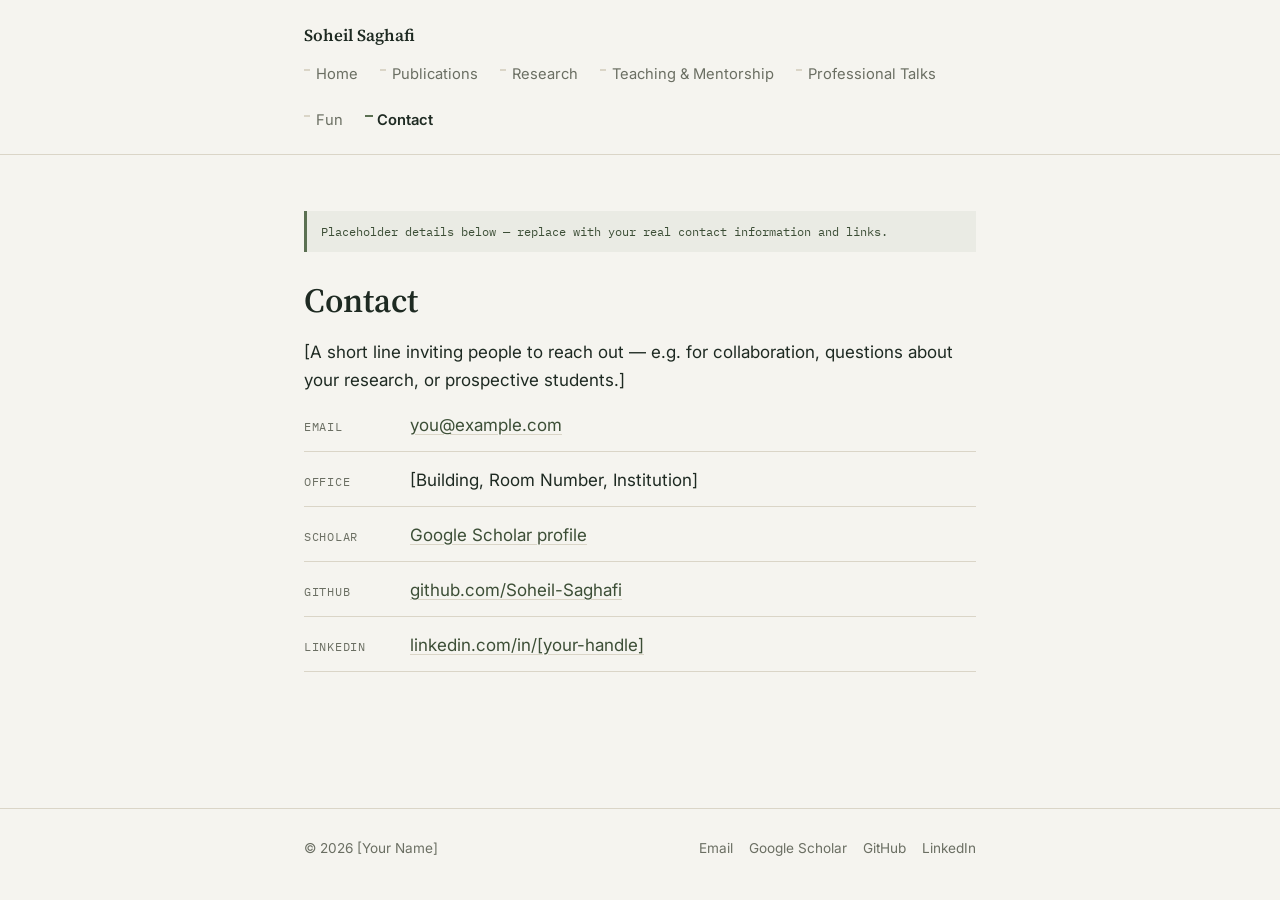
<file: contact.html>
<!DOCTYPE html>
<html lang="en">
<head>
<meta charset="UTF-8">
<meta name="viewport" content="width=device-width, initial-scale=1.0">
<title>Contact — Soheil Saghafi</title>
<link rel="preconnect" href="https://fonts.googleapis.com">
<link href="https://fonts.googleapis.com/css2?family=Source+Serif+4:wght@400;600;700&family=Inter:wght@400;500;600&family=IBM+Plex+Mono:wght@400;500&display=swap" rel="stylesheet">
<link rel="stylesheet" href="style.css">
</head>
<body>

<header class="site-header">
  <div class="nav-wrap">
    <a class="site-name" href="index.html">Soheil Saghafi</a>
    <nav class="site-nav">
      <a href="index.html">Home</a>
      <a href="publications.html">Publications</a>
      <a href="research.html">Research</a>
      <a href="teaching.html">Teaching &amp; Mentorship</a>
      <a href="talks.html">Professional Talks</a>
      <a href="fun.html">Fun</a>
      <a href="contact.html" class="active">Contact</a>
    </nav>
  </div>
</header>

<main>
  <p class="placeholder-note">Placeholder details below — replace with your real contact information and links.</p>

  <h1>Contact</h1>
  <p>[A short line inviting people to reach out — e.g. for collaboration,
  questions about your research, or prospective students.]</p>

  <ul class="contact-list">
    <li><span class="label">Email</span> <a href="mailto:you@example.com">you@example.com</a></li>
    <li><span class="label">Office</span> [Building, Room Number, Institution]</li>
    <li><span class="label">Scholar</span> <a href="https://scholar.google.com/citations?user=a5TkFIcAAAAJ&hl=en" target="_blank" rel="noopener">Google Scholar profile</a></li>
    <li><span class="label">GitHub</span> <a href="#">github.com/Soheil-Saghafi</a></li>
    <li><span class="label">LinkedIn</span> <a href="#">linkedin.com/in/[your-handle]</a></li>
  </ul>
</main>

<footer class="site-footer">
  <div class="footer-wrap">
    <span>&copy; <span id="year"></span> [Your Name]</span>
    <span class="footer-links">
      <a href="mailto:you@example.com">Email</a>
      <a href="https://scholar.google.com/citations?user=a5TkFIcAAAAJ&hl=en" target="_blank" rel="noopener">Google Scholar</a>
      <a href="#">GitHub</a>
      <a href="#">LinkedIn</a>
    </span>
  </div>
</footer>

<script>document.getElementById('year').textContent = new Date().getFullYear();</script>
</body>
</html>
</file>
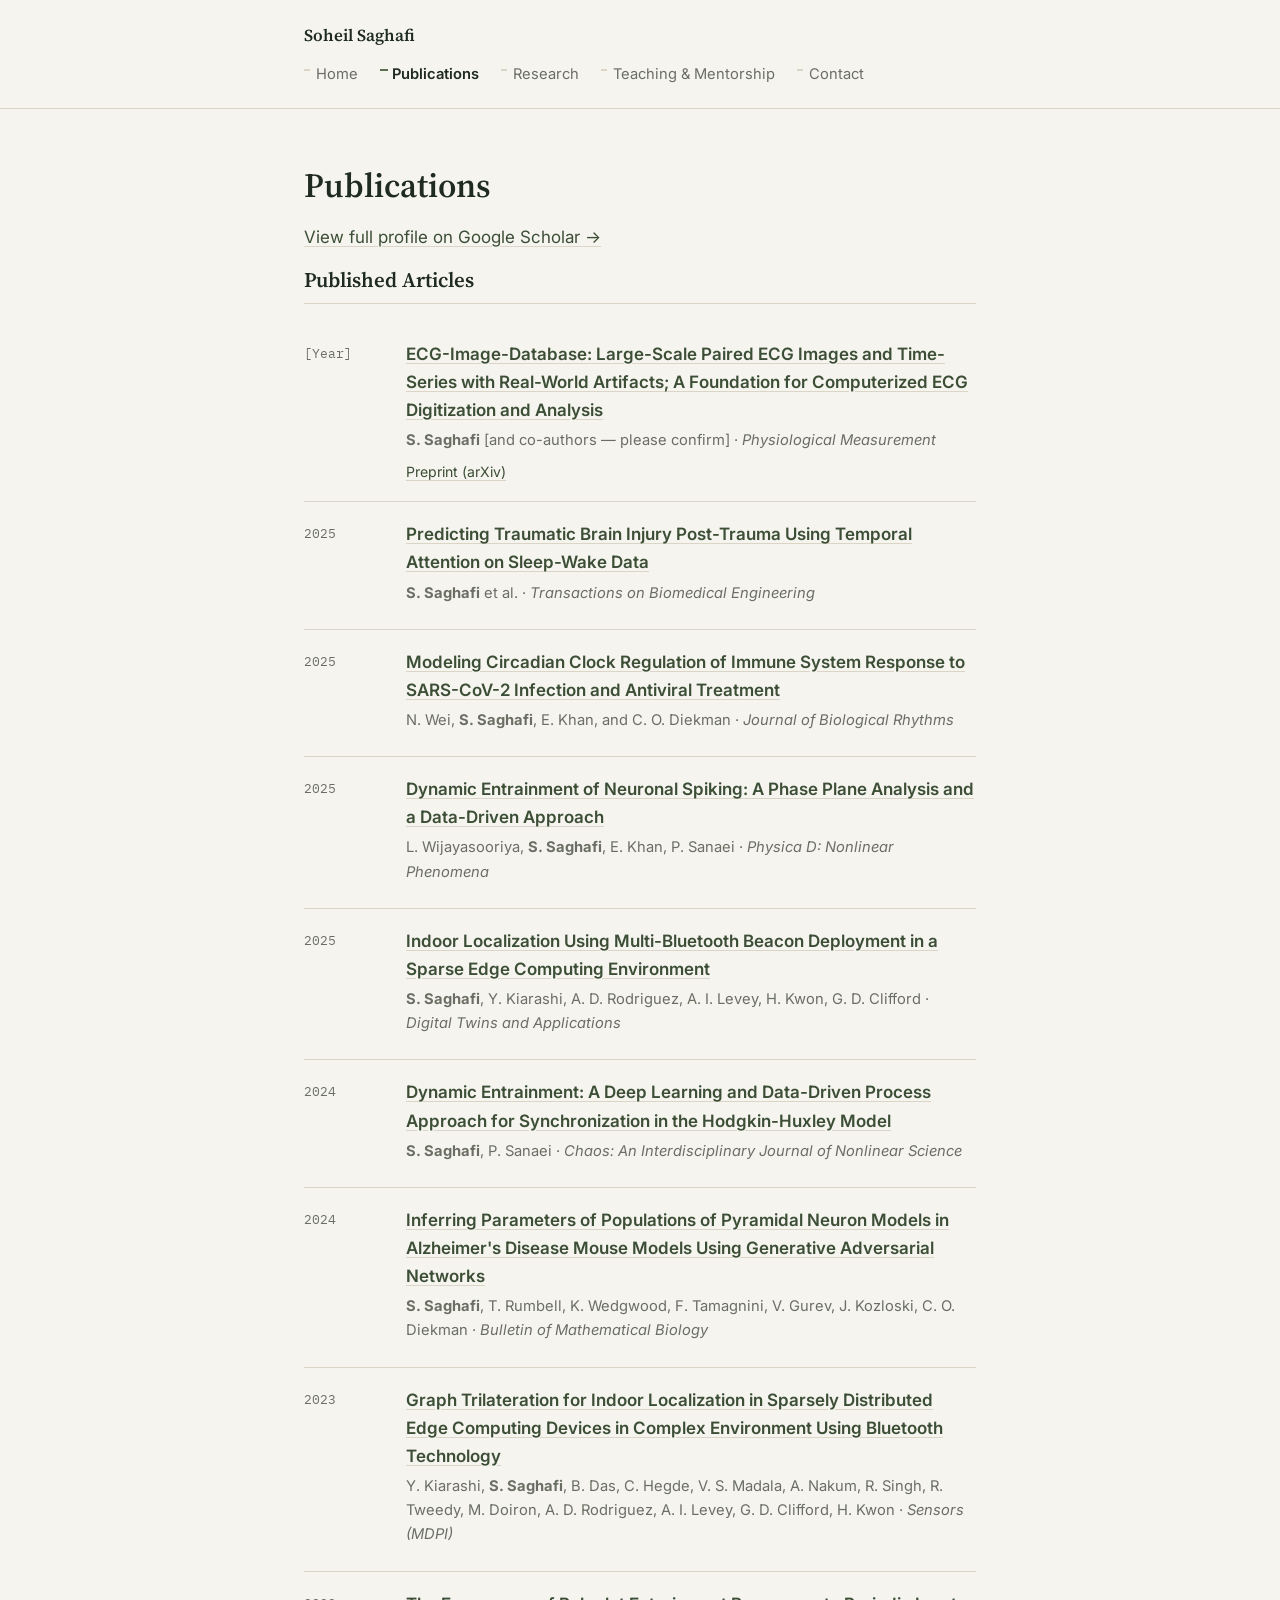
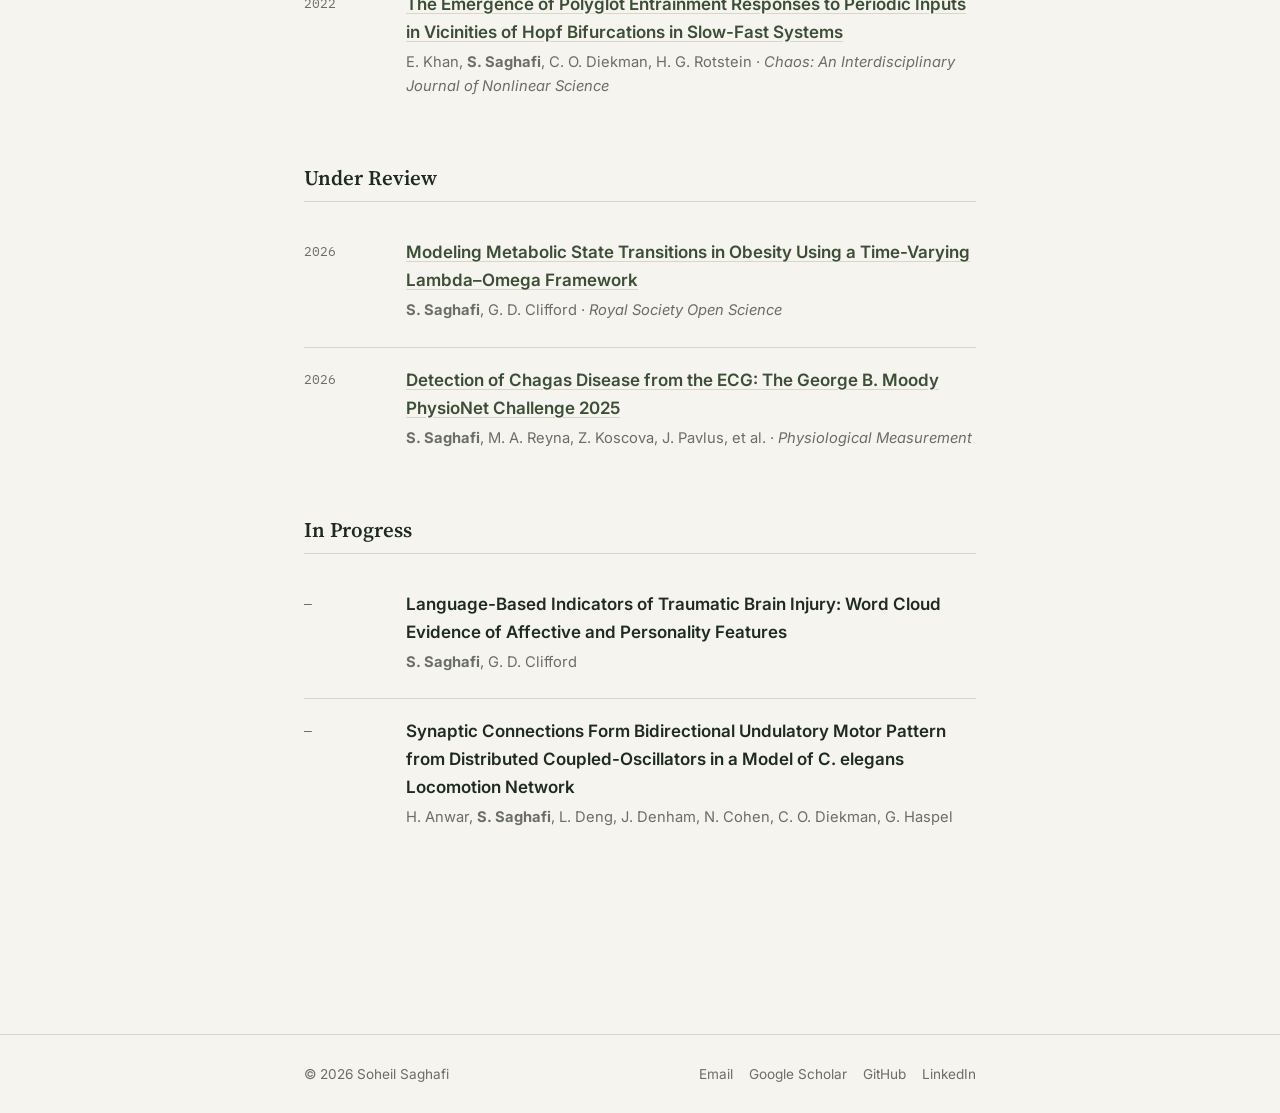
<file: publications.html>
<!DOCTYPE html>
<html lang="en">
<head>
<meta charset="UTF-8">
<meta name="viewport" content="width=device-width, initial-scale=1.0">
<title>Publications — Soheil Saghafi</title>
<link rel="preconnect" href="https://fonts.googleapis.com">
<link href="https://fonts.googleapis.com/css2?family=Source+Serif+4:wght@400;600;700&family=Inter:wght@400;500;600&family=IBM+Plex+Mono:wght@400;500&display=swap" rel="stylesheet">
<link rel="stylesheet" href="style.css">
</head>
<body>

<header class="site-header">
  <div class="nav-wrap">
    <a class="site-name" href="index.html">Soheil Saghafi</a>
    <nav class="site-nav">
      <a href="index.html">Home</a>
      <a href="publications.html" class="active">Publications</a>
      <a href="research.html">Research</a>
      <a href="teaching.html">Teaching &amp; Mentorship</a>
      <a href="contact.html">Contact</a>
    </nav>
  </div>
</header>

<main>
  <h1>Publications</h1>
  <p><a href="https://scholar.google.com/citations?user=a5TkFIcAAAAJ&hl=en" target="_blank" rel="noopener">View full profile on Google Scholar &rarr;</a></p>

  <section>
    <h2>Published Articles</h2>

    <div class="entry">
      <div class="entry-date">[Year]</div>
      <div>
        <p class="entry-title"><a href="https://doi.org/10.1088/1361-6579/ae85b2" target="_blank" rel="noopener">ECG-Image-Database: Large-Scale Paired ECG Images and Time-Series with Real-World Artifacts; A Foundation for Computerized ECG Digitization and Analysis</a></p>
        <p class="entry-meta"><strong>S. Saghafi</strong> [and co-authors &mdash; please confirm] &middot; <em>Physiological Measurement</em></p>
        <div class="entry-links">
          <a href="https://arxiv.org/abs/2409.16612" target="_blank" rel="noopener">Preprint (arXiv)</a>
        </div>
      </div>
    </div>

    <div class="entry">
      <div class="entry-date">2025</div>
      <div>
        <p class="entry-title"><a href="https://doi.org/10.1109/TBME.2025.3592009" target="_blank" rel="noopener">Predicting Traumatic Brain Injury Post-Trauma Using Temporal Attention on Sleep-Wake Data</a></p>
        <p class="entry-meta"><strong>S. Saghafi</strong> et al. &middot; <em>Transactions on Biomedical Engineering</em></p>
      </div>
    </div>

    <div class="entry">
      <div class="entry-date">2025</div>
      <div>
        <p class="entry-title"><a href="https://doi.org/10.1177/07487304251370409" target="_blank" rel="noopener">Modeling Circadian Clock Regulation of Immune System Response to SARS-CoV-2 Infection and Antiviral Treatment</a></p>
        <p class="entry-meta">N. Wei, <strong>S. Saghafi</strong>, E. Khan, and C. O. Diekman &middot; <em>Journal of Biological Rhythms</em></p>
      </div>
    </div>

    <div class="entry">
      <div class="entry-date">2025</div>
      <div>
        <p class="entry-title"><a href="https://doi.org/10.1016/j.physd.2025.135071" target="_blank" rel="noopener">Dynamic Entrainment of Neuronal Spiking: A Phase Plane Analysis and a Data-Driven Approach</a></p>
        <p class="entry-meta">L. Wijayasooriya, <strong>S. Saghafi</strong>, E. Khan, P. Sanaei &middot; <em>Physica D: Nonlinear Phenomena</em></p>
      </div>
    </div>

    <div class="entry">
      <div class="entry-date">2025</div>
      <div>
        <p class="entry-title"><a href="https://doi.org/10.1049/dgt2.70001" target="_blank" rel="noopener">Indoor Localization Using Multi-Bluetooth Beacon Deployment in a Sparse Edge Computing Environment</a></p>
        <p class="entry-meta"><strong>S. Saghafi</strong>, Y. Kiarashi, A. D. Rodriguez, A. I. Levey, H. Kwon, G. D. Clifford &middot; <em>Digital Twins and Applications</em></p>
      </div>
    </div>

    <div class="entry">
      <div class="entry-date">2024</div>
      <div>
        <p class="entry-title"><a href="https://doi.org/10.1063/5.0219848" target="_blank" rel="noopener">Dynamic Entrainment: A Deep Learning and Data-Driven Process Approach for Synchronization in the Hodgkin-Huxley Model</a></p>
        <p class="entry-meta"><strong>S. Saghafi</strong>, P. Sanaei &middot; <em>Chaos: An Interdisciplinary Journal of Nonlinear Science</em></p>
      </div>
    </div>

    <div class="entry">
      <div class="entry-date">2024</div>
      <div>
        <p class="entry-title"><a href="https://doi.org/10.1007/s11538-024-01273-5" target="_blank" rel="noopener">Inferring Parameters of Populations of Pyramidal Neuron Models in Alzheimer's Disease Mouse Models Using Generative Adversarial Networks</a></p>
        <p class="entry-meta"><strong>S. Saghafi</strong>, T. Rumbell, K. Wedgwood, F. Tamagnini, V. Gurev, J. Kozloski, C. O. Diekman &middot; <em>Bulletin of Mathematical Biology</em></p>
      </div>
    </div>

    <div class="entry">
      <div class="entry-date">2023</div>
      <div>
        <p class="entry-title"><a href="https://doi.org/10.3390/s23239517" target="_blank" rel="noopener">Graph Trilateration for Indoor Localization in Sparsely Distributed Edge Computing Devices in Complex Environment Using Bluetooth Technology</a></p>
        <p class="entry-meta">Y. Kiarashi, <strong>S. Saghafi</strong>, B. Das, C. Hegde, V. S. Madala, A. Nakum, R. Singh, R. Tweedy, M. Doiron, A. D. Rodriguez, A. I. Levey, G. D. Clifford, H. Kwon &middot; <em>Sensors (MDPI)</em></p>
      </div>
    </div>

    <div class="entry">
      <div class="entry-date">2022</div>
      <div>
        <p class="entry-title"><a href="https://doi.org/10.1063/5.0079198" target="_blank" rel="noopener">The Emergence of Polyglot Entrainment Responses to Periodic Inputs in Vicinities of Hopf Bifurcations in Slow-Fast Systems</a></p>
        <p class="entry-meta">E. Khan, <strong>S. Saghafi</strong>, C. O. Diekman, H. G. Rotstein &middot; <em>Chaos: An Interdisciplinary Journal of Nonlinear Science</em></p>
      </div>
    </div>
  </section>

  <section>
    <h2>Under Review</h2>

    <div class="entry">
      <div class="entry-date">2026</div>
      <div>
        <p class="entry-title"><a href="https://pmc.ncbi.nlm.nih.gov/articles/PMC13019450/" target="_blank" rel="noopener">Modeling Metabolic State Transitions in Obesity Using a Time-Varying Lambda&ndash;Omega Framework</a></p>
        <p class="entry-meta"><strong>S. Saghafi</strong>, G. D. Clifford &middot; <em>Royal Society Open Science</em></p>
      </div>
    </div>

    <div class="entry">
      <div class="entry-date">2026</div>
      <div>
        <p class="entry-title"><a href="https://arxiv.org/abs/2510.02202" target="_blank" rel="noopener">Detection of Chagas Disease from the ECG: The George B. Moody PhysioNet Challenge 2025</a></p>
        <p class="entry-meta"><strong>S. Saghafi</strong>, M. A. Reyna, Z. Koscova, J. Pavlus, et al. &middot; <em>Physiological Measurement</em></p>
      </div>
    </div>
  </section>

  <section>
    <h2>In Progress</h2>

    <div class="entry">
      <div class="entry-date">&mdash;</div>
      <div>
        <p class="entry-title">Language-Based Indicators of Traumatic Brain Injury: Word Cloud Evidence of Affective and Personality Features</p>
        <p class="entry-meta"><strong>S. Saghafi</strong>, G. D. Clifford</p>
      </div>
    </div>

    <div class="entry">
      <div class="entry-date">&mdash;</div>
      <div>
        <p class="entry-title">Synaptic Connections Form Bidirectional Undulatory Motor Pattern from Distributed Coupled-Oscillators in a Model of C. elegans Locomotion Network</p>
        <p class="entry-meta">H. Anwar, <strong>S. Saghafi</strong>, L. Deng, J. Denham, N. Cohen, C. O. Diekman, G. Haspel</p>
      </div>
    </div>
  </section>
</main>

<footer class="site-footer">
  <div class="footer-wrap">
    <span>&copy; <span id="year"></span> Soheil Saghafi</span>
    <span class="footer-links">
      <a href="mailto:you@example.com">Email</a>
      <a href="https://scholar.google.com/citations?user=a5TkFIcAAAAJ&hl=en" target="_blank" rel="noopener">Google Scholar</a>
      <a href="#">GitHub</a>
      <a href="#">LinkedIn</a>
    </span>
  </div>
</footer>

<script>document.getElementById('year').textContent = new Date().getFullYear();</script>
</body>
</html>
</file>
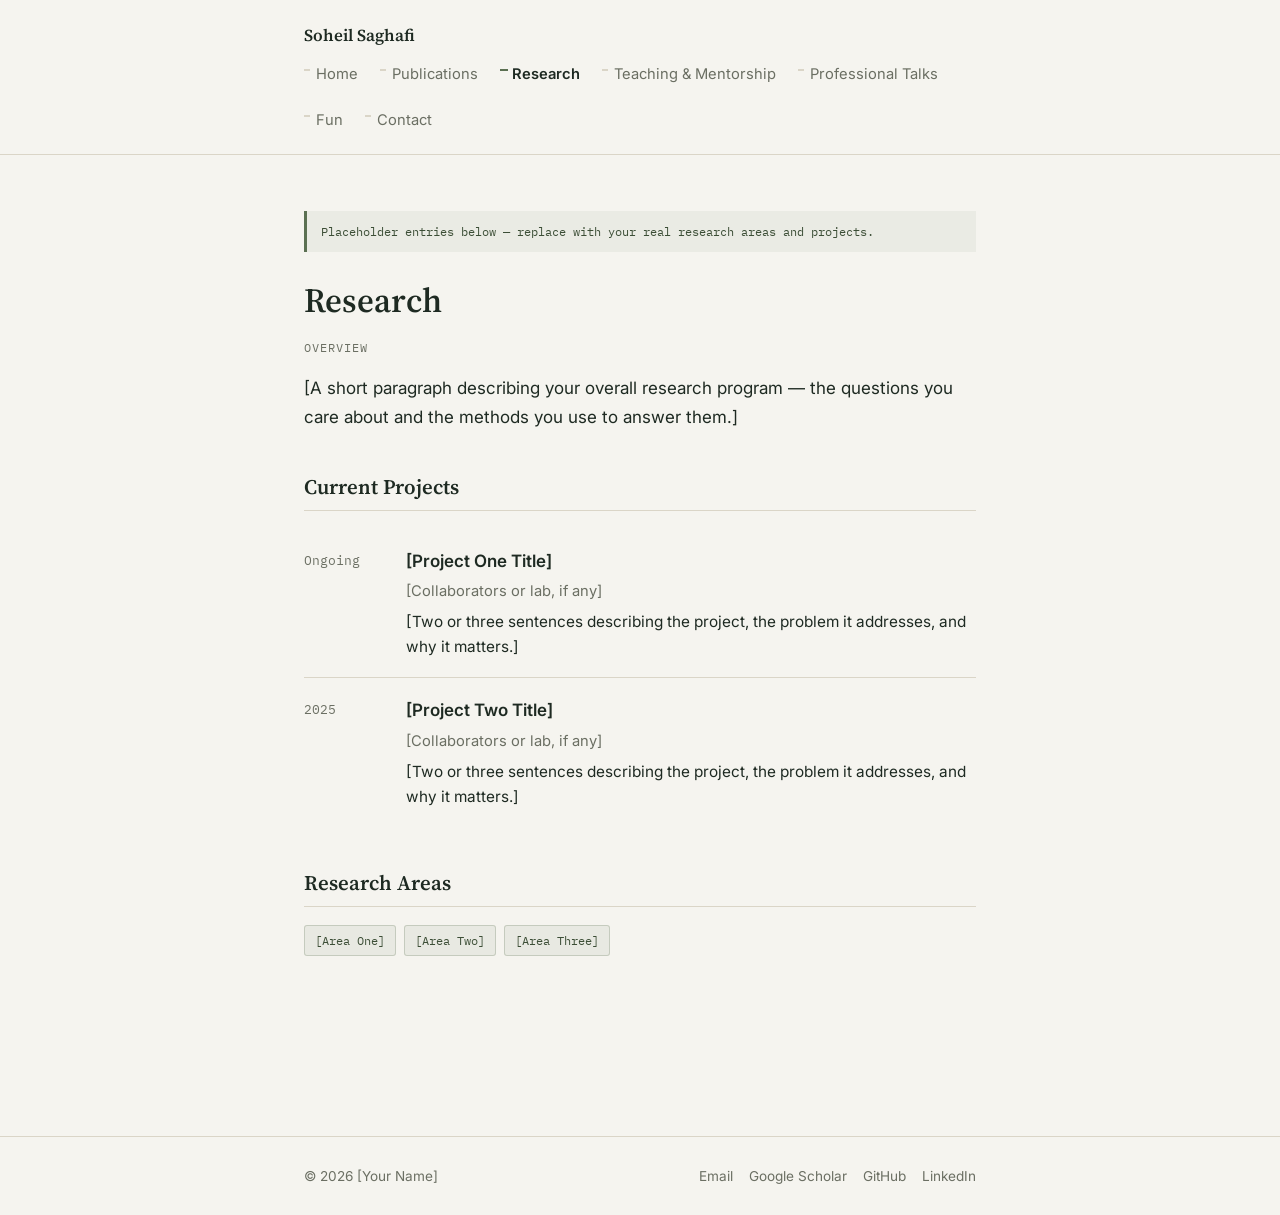
<file: research.html>
<!DOCTYPE html>
<html lang="en">
<head>
<meta charset="UTF-8">
<meta name="viewport" content="width=device-width, initial-scale=1.0">
<title>Research — Soheil Saghafi</title>
<link rel="preconnect" href="https://fonts.googleapis.com">
<link href="https://fonts.googleapis.com/css2?family=Source+Serif+4:wght@400;600;700&family=Inter:wght@400;500;600&family=IBM+Plex+Mono:wght@400;500&display=swap" rel="stylesheet">
<link rel="stylesheet" href="style.css">
</head>
<body>

<header class="site-header">
  <div class="nav-wrap">
    <a class="site-name" href="index.html">Soheil Saghafi</a>
    <nav class="site-nav">
      <a href="index.html">Home</a>
      <a href="publications.html">Publications</a>
      <a href="research.html" class="active">Research</a>
      <a href="teaching.html">Teaching &amp; Mentorship</a>
      <a href="talks.html">Professional Talks</a>
      <a href="fun.html">Fun</a>
      <a href="contact.html">Contact</a>
    </nav>
  </div>
</header>

<main>
  <p class="placeholder-note">Placeholder entries below — replace with your real research areas and projects.</p>

  <h1>Research</h1>

  <section>
    <p class="eyebrow">Overview</p>
    <p>[A short paragraph describing your overall research program — the questions you
    care about and the methods you use to answer them.]</p>
  </section>

  <section>
    <h2>Current Projects</h2>

    <div class="entry">
      <div class="entry-date">Ongoing</div>
      <div>
        <p class="entry-title">[Project One Title]</p>
        <p class="entry-meta">[Collaborators or lab, if any]</p>
        <p class="entry-desc">[Two or three sentences describing the project, the
        problem it addresses, and why it matters.]</p>
      </div>
    </div>

    <div class="entry">
      <div class="entry-date">2025</div>
      <div>
        <p class="entry-title">[Project Two Title]</p>
        <p class="entry-meta">[Collaborators or lab, if any]</p>
        <p class="entry-desc">[Two or three sentences describing the project, the
        problem it addresses, and why it matters.]</p>
      </div>
    </div>
  </section>

  <section>
    <h2>Research Areas</h2>
    <div class="tag-row">
      <span class="tag">[Area One]</span>
      <span class="tag">[Area Two]</span>
      <span class="tag">[Area Three]</span>
    </div>
  </section>
</main>

<footer class="site-footer">
  <div class="footer-wrap">
    <span>&copy; <span id="year"></span> [Your Name]</span>
    <span class="footer-links">
      <a href="mailto:you@example.com">Email</a>
      <a href="https://scholar.google.com/citations?user=a5TkFIcAAAAJ&hl=en" target="_blank" rel="noopener">Google Scholar</a>
      <a href="#">GitHub</a>
      <a href="#">LinkedIn</a>
    </span>
  </div>
</footer>

<script>document.getElementById('year').textContent = new Date().getFullYear();</script>
</body>
</html>
</file>
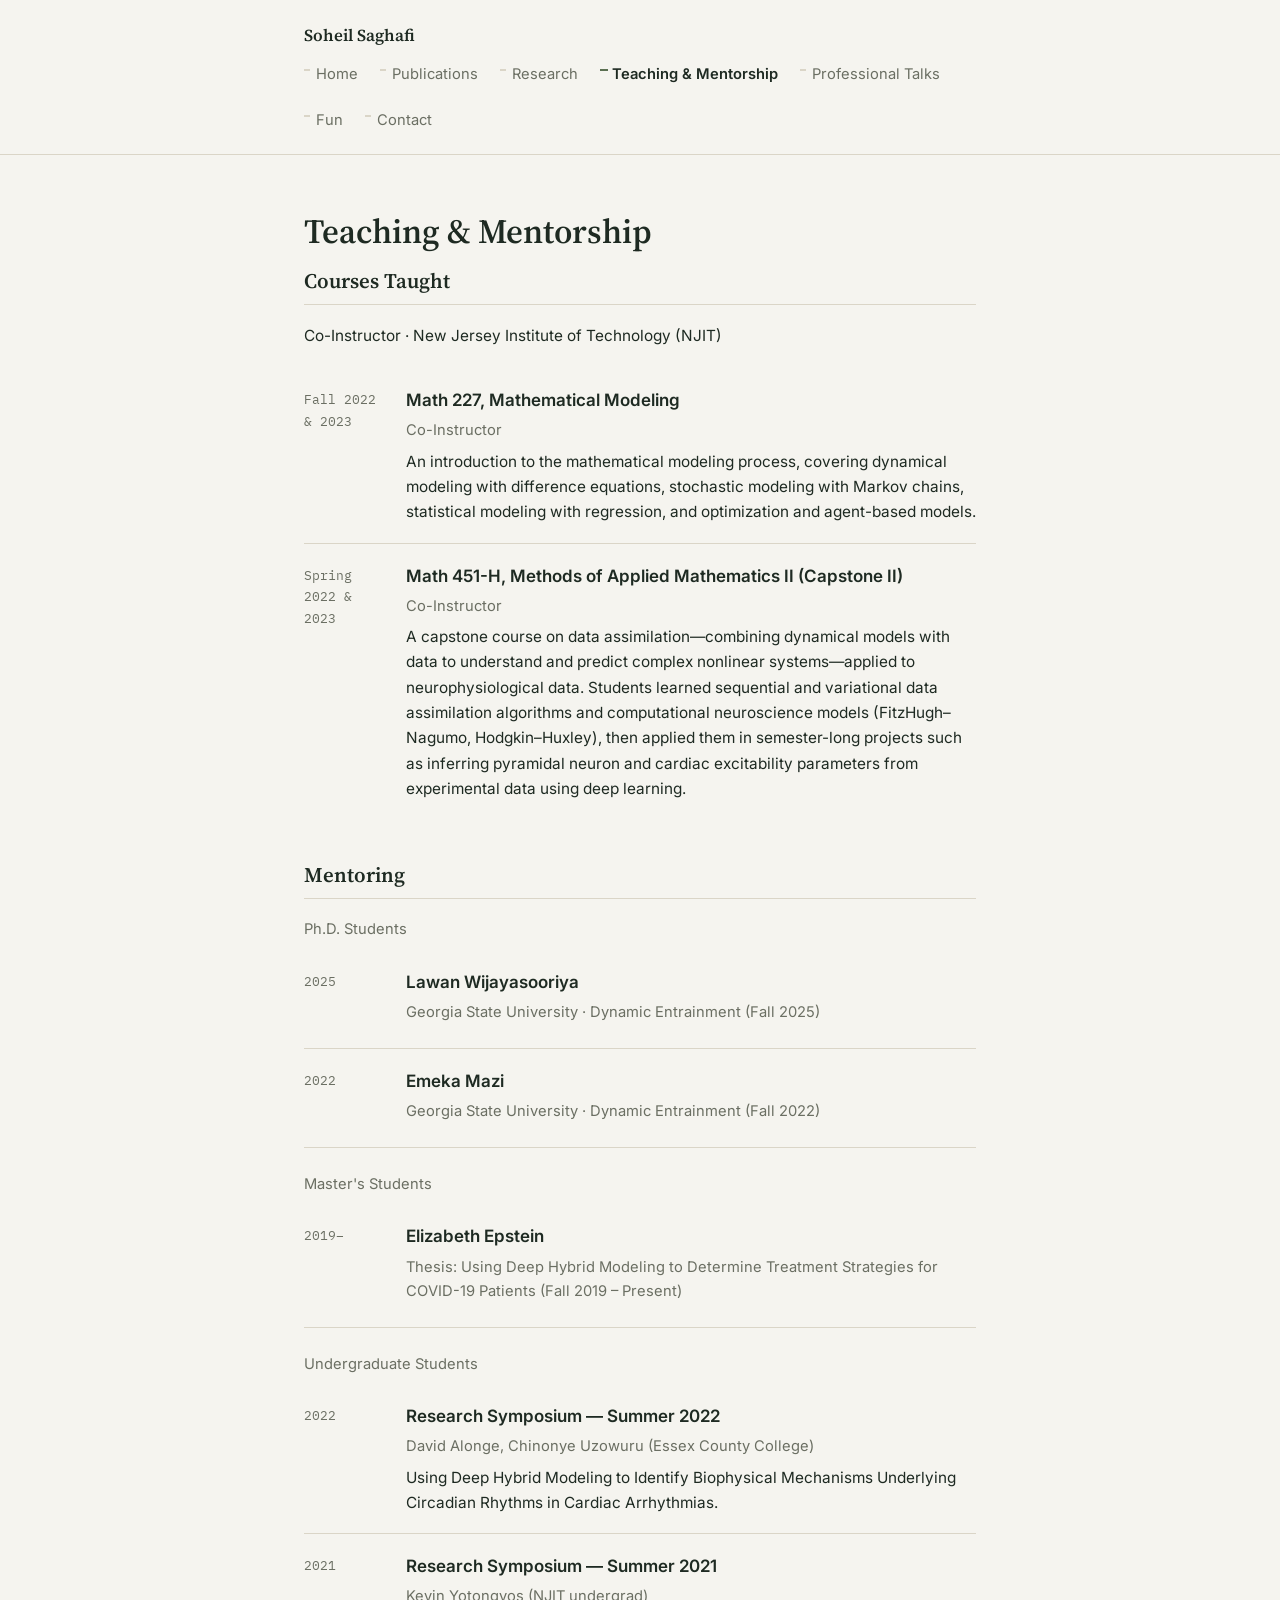
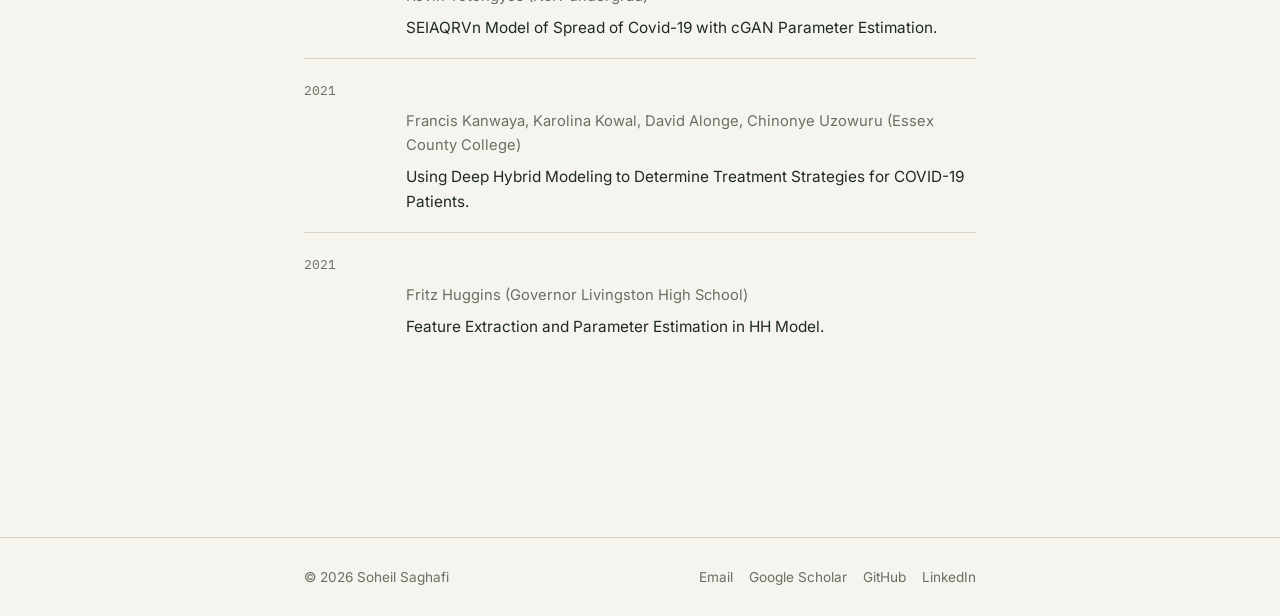
<file: teaching.html>
<!DOCTYPE html>
<html lang="en">
<head>
<meta charset="UTF-8">
<meta name="viewport" content="width=device-width, initial-scale=1.0">
<title>Teaching &amp; Mentorship — Soheil Saghafi</title>
<link rel="preconnect" href="https://fonts.googleapis.com">
<link href="https://fonts.googleapis.com/css2?family=Source+Serif+4:wght@400;600;700&family=Inter:wght@400;500;600&family=IBM+Plex+Mono:wght@400;500&display=swap" rel="stylesheet">
<link rel="stylesheet" href="style.css">
</head>
<body>

<header class="site-header">
  <div class="nav-wrap">
    <a class="site-name" href="index.html">Soheil Saghafi</a>
    <nav class="site-nav">
      <a href="index.html">Home</a>
      <a href="publications.html">Publications</a>
      <a href="research.html">Research</a>
      <a href="teaching.html" class="active">Teaching &amp; Mentorship</a>
      <a href="talks.html">Professional Talks</a>
      <a href="fun.html">Fun</a>
      <a href="contact.html">Contact</a>
    </nav>
  </div>
</header>

<main>

  <h1>Teaching &amp; Mentorship</h1>

  <section>
    <h2>Courses Taught</h2>
    <p class="entry-desc" style="margin-bottom:20px;">Co-Instructor &middot; New Jersey Institute of Technology (NJIT)</p>

    <div class="entry">
      <div class="entry-date">Fall 2022 &amp; 2023</div>
      <div>
        <p class="entry-title">Math 227, Mathematical Modeling</p>
        <p class="entry-meta">Co-Instructor</p>
        <p class="entry-desc">
          An introduction to the mathematical modeling process, covering dynamical
          modeling with difference equations, stochastic modeling with Markov
          chains, statistical modeling with regression, and optimization and
          agent-based models.
        </p>
      </div>
    </div>

    <div class="entry">
      <div class="entry-date">Spring 2022 &amp; 2023</div>
      <div>
        <p class="entry-title">Math 451-H, Methods of Applied Mathematics II (Capstone II)</p>
        <p class="entry-meta">Co-Instructor</p>
        <p class="entry-desc">
          A capstone course on data assimilation&mdash;combining dynamical models with
          data to understand and predict complex nonlinear systems&mdash;applied to
          neurophysiological data. Students learned sequential and variational
          data assimilation algorithms and computational neuroscience models
          (FitzHugh&ndash;Nagumo, Hodgkin&ndash;Huxley), then applied them in
          semester-long projects such as inferring pyramidal neuron and cardiac
          excitability parameters from experimental data using deep learning.
        </p>
      </div>
    </div>
  </section>

  <section>
    <h2>Mentoring</h2>

    <p class="entry-meta" style="margin-bottom:8px;">Ph.D. Students</p>
    <div class="entry">
      <div class="entry-date">2025</div>
      <div>
        <p class="entry-title">Lawan Wijayasooriya</p>
        <p class="entry-meta">Georgia State University &middot; Dynamic Entrainment (Fall 2025)</p>
      </div>
    </div>
    <div class="entry">
      <div class="entry-date">2022</div>
      <div>
        <p class="entry-title">Emeka Mazi</p>
        <p class="entry-meta">Georgia State University &middot; Dynamic Entrainment (Fall 2022)</p>
      </div>
    </div>

    <p class="entry-meta" style="margin:24px 0 8px;">Master's Students</p>
    <div class="entry">
      <div class="entry-date">2019&ndash;</div>
      <div>
        <p class="entry-title">Elizabeth Epstein</p>
        <p class="entry-meta">Thesis: Using Deep Hybrid Modeling to Determine Treatment Strategies for COVID-19 Patients (Fall 2019 &ndash; Present)</p>
      </div>
    </div>

    <p class="entry-meta" style="margin:24px 0 8px;">Undergraduate Students</p>

    <div class="entry">
      <div class="entry-date">2022</div>
      <div>
        <p class="entry-title">Research Symposium &mdash; Summer 2022</p>
        <p class="entry-meta">David Alonge, Chinonye Uzowuru (Essex County College)</p>
        <p class="entry-desc">Using Deep Hybrid Modeling to Identify Biophysical Mechanisms Underlying Circadian Rhythms in Cardiac Arrhythmias.</p>
      </div>
    </div>

    <div class="entry">
      <div class="entry-date">2021</div>
      <div>
        <p class="entry-title">Research Symposium &mdash; Summer 2021</p>
        <p class="entry-meta">Kevin Yotongyos (NJIT undergrad)</p>
        <p class="entry-desc">SEIAQRVn Model of Spread of Covid-19 with cGAN Parameter Estimation.</p>
      </div>
    </div>

    <div class="entry">
      <div class="entry-date">2021</div>
      <div>
        <p class="entry-title">&nbsp;</p>
        <p class="entry-meta">Francis Kanwaya, Karolina Kowal, David Alonge, Chinonye Uzowuru (Essex County College)</p>
        <p class="entry-desc">Using Deep Hybrid Modeling to Determine Treatment Strategies for COVID-19 Patients.</p>
      </div>
    </div>

    <div class="entry">
      <div class="entry-date">2021</div>
      <div>
        <p class="entry-title">&nbsp;</p>
        <p class="entry-meta">Fritz Huggins (Governor Livingston High School)</p>
        <p class="entry-desc">Feature Extraction and Parameter Estimation in HH Model.</p>
      </div>
    </div>
  </section>
</main>

<footer class="site-footer">
  <div class="footer-wrap">
    <span>&copy; <span id="year"></span> Soheil Saghafi</span>
    <span class="footer-links">
      <a href="mailto:you@example.com">Email</a>
      <a href="https://scholar.google.com/citations?user=a5TkFIcAAAAJ&hl=en" target="_blank" rel="noopener">Google Scholar</a>
      <a href="#">GitHub</a>
      <a href="#">LinkedIn</a>
    </span>
  </div>
</footer>

<script>document.getElementById('year').textContent = new Date().getFullYear();</script>
</body>
</html>
</file>
<file: style.css>
/* ===================================================================
   Soheil Saghafi — personal academic site
   Token system:
   Color   — paper #F5F4EF, ink #1E2A22, accent (sage) #5B7052,
             accent-deep #3C4E36, rule #DAD5C7, muted #6B6F63
   Type    — display: 'Source Serif 4' (headings, name)
             body:    'Inter' (paragraphs, nav, UI)
             mono:    'IBM Plex Mono' (labels, eyebrows, dates)
   Layout  — single column, max-width 720px, hairline rules,
             persistent top nav with a left tick-mark on active page
   =================================================================== */
 
:root {
  --paper: #F5F4EF;
  --paper-raised: #FCFBF8;
  --ink: #1E2A22;
  --muted: #6B6F63;
  --rule: #DAD5C7;
  --accent: #5B7052;
  --accent-deep: #3C4E36;
  --max-w: 720px;
}
 
* { box-sizing: border-box; }
 
html {
  -webkit-font-smoothing: antialiased;
  scroll-behavior: smooth;
}
 
body {
  margin: 0;
  background: var(--paper);
  color: var(--ink);
  font-family: 'Inter', -apple-system, BlinkMacSystemFont, sans-serif;
  font-size: 17px;
  line-height: 1.65;
}
 
a {
  color: var(--accent-deep);
  text-decoration-color: var(--rule);
  text-underline-offset: 3px;
}
a:hover { color: var(--accent); }
a:focus-visible, button:focus-visible {
  outline: 2px solid var(--accent);
  outline-offset: 3px;
}
 
h1, h2, h3 {
  font-family: 'Source Serif 4', Georgia, serif;
  font-weight: 600;
  color: var(--ink);
  line-height: 1.2;
  margin: 0 0 0.5em;
}
 
.eyebrow {
  font-family: 'IBM Plex Mono', monospace;
  font-size: 0.75rem;
  letter-spacing: 0.08em;
  text-transform: uppercase;
  color: var(--muted);
  margin: 0 0 0.6em;
}
 
/* ---------- layout shell ---------- */
.site-header {
  border-bottom: 1px solid var(--rule);
  background: var(--paper);
  position: sticky;
  top: 0;
  z-index: 10;
}
.nav-wrap {
  max-width: var(--max-w);
  margin: 0 auto;
  padding: 22px 24px;
  display: flex;
  flex-wrap: wrap;
  align-items: baseline;
  justify-content: space-between;
  gap: 12px 24px;
}
.site-name {
  font-family: 'Source Serif 4', serif;
  font-weight: 600;
  font-size: 1.05rem;
  color: var(--ink);
  text-decoration: none;
  white-space: nowrap;
}
nav.site-nav {
  display: flex;
  gap: 22px;
  flex-wrap: wrap;
  font-size: 0.92rem;
}
nav.site-nav a {
  color: var(--muted);
  text-decoration: none;
  position: relative;
  padding-left: 12px;
}
nav.site-nav a::before {
  content: "";
  position: absolute;
  left: 0;
  top: 0.5em;
  width: 6px;
  height: 2px;
  background: var(--rule);
}
nav.site-nav a:hover { color: var(--ink); }
nav.site-nav a.active {
  color: var(--ink);
  font-weight: 600;
}
nav.site-nav a.active::before {
  background: var(--accent);
  width: 8px;
}
 
main {
  max-width: var(--max-w);
  margin: 0 auto;
  padding: 56px 24px 96px;
}
 
.site-footer {
  border-top: 1px solid var(--rule);
  margin-top: 40px;
}
.footer-wrap {
  max-width: var(--max-w);
  margin: 0 auto;
  padding: 28px 24px;
  display: flex;
  justify-content: space-between;
  flex-wrap: wrap;
  gap: 12px;
  font-size: 0.85rem;
  color: var(--muted);
}
.footer-links { display: flex; gap: 16px; }
.footer-links a { color: var(--muted); text-decoration: none; }
.footer-links a:hover { color: var(--accent-deep); }
 
/* ---------- home / hero ---------- */
.hero {
  display: flex;
  gap: 32px;
  align-items: flex-start;
  margin-bottom: 48px;
}
.avatar {
  flex: none;
  width: 108px;
  height: 108px;
  border-radius: 50%;
  background: var(--paper-raised);
  border: 1px solid var(--rule);
  display: flex;
  align-items: center;
  justify-content: center;
  font-family: 'Source Serif 4', serif;
  font-size: 2rem;
  color: var(--muted);
  overflow: hidden;
}
.avatar img {
  width: 100%;
  height: 100%;
  object-fit: cover;
  object-position: center top;
}
.hero h1 { font-size: 2rem; margin-bottom: 0.15em; }
.hero .role { color: var(--muted); font-size: 1.02rem; margin-bottom: 0; }
 
.tag-row {
  display: flex;
  flex-wrap: wrap;
  gap: 8px;
  margin: 18px 0 8px;
}
.tag {
  font-family: 'IBM Plex Mono', monospace;
  font-size: 0.78rem;
  color: var(--accent-deep);
  background: rgba(91, 112, 82, 0.08);
  border: 1px solid rgba(91, 112, 82, 0.25);
  padding: 4px 10px;
  border-radius: 3px;
}
 
section { margin-bottom: 44px; }
section > h2 {
  font-size: 1.3rem;
  border-bottom: 1px solid var(--rule);
  padding-bottom: 10px;
  margin-bottom: 18px;
}
 
/* ---------- entry list (publications / teaching / research) ---------- */
.entry {
  padding: 18px 0;
  border-bottom: 1px solid var(--rule);
  display: grid;
  grid-template-columns: 84px 1fr;
  gap: 18px;
}
.entry:last-child { border-bottom: none; }
.entry-date {
  font-family: 'IBM Plex Mono', monospace;
  font-size: 0.82rem;
  color: var(--muted);
  padding-top: 3px;
}
.entry-title {
  font-weight: 600;
  margin: 0 0 4px;
}
.entry-meta {
  color: var(--muted);
  font-size: 0.92rem;
  margin: 0 0 6px;
}
.entry-desc { margin: 0; font-size: 0.96rem; }
.entry-links { margin-top: 8px; font-size: 0.88rem; display: flex; gap: 14px; }
 
.placeholder-note {
  font-family: 'IBM Plex Mono', monospace;
  font-size: 0.78rem;
  color: var(--accent-deep);
  background: rgba(91,112,82,0.07);
  border-left: 3px solid var(--accent);
  padding: 10px 14px;
  margin: 0 0 28px;
}
 
/* ---------- contact ---------- */
.contact-list {
  list-style: none;
  padding: 0;
  margin: 0;
  display: grid;
  gap: 14px;
}
.contact-list li {
  display: flex;
  gap: 14px;
  align-items: baseline;
  padding-bottom: 12px;
  border-bottom: 1px solid var(--rule);
}
.contact-list .label {
  font-family: 'IBM Plex Mono', monospace;
  font-size: 0.78rem;
  color: var(--muted);
  width: 92px;
  flex: none;
  text-transform: uppercase;
  letter-spacing: 0.06em;
}
 
/* ---------- responsive ---------- */
@media (max-width: 560px) {
  .hero { flex-direction: column; align-items: flex-start; }
  .entry { grid-template-columns: 1fr; gap: 4px; }
  .entry-date { padding-top: 0; }
  nav.site-nav { gap: 14px 18px; }
}
 
@media (prefers-reduced-motion: reduce) {
  html { scroll-behavior: auto; }
}
</file>
